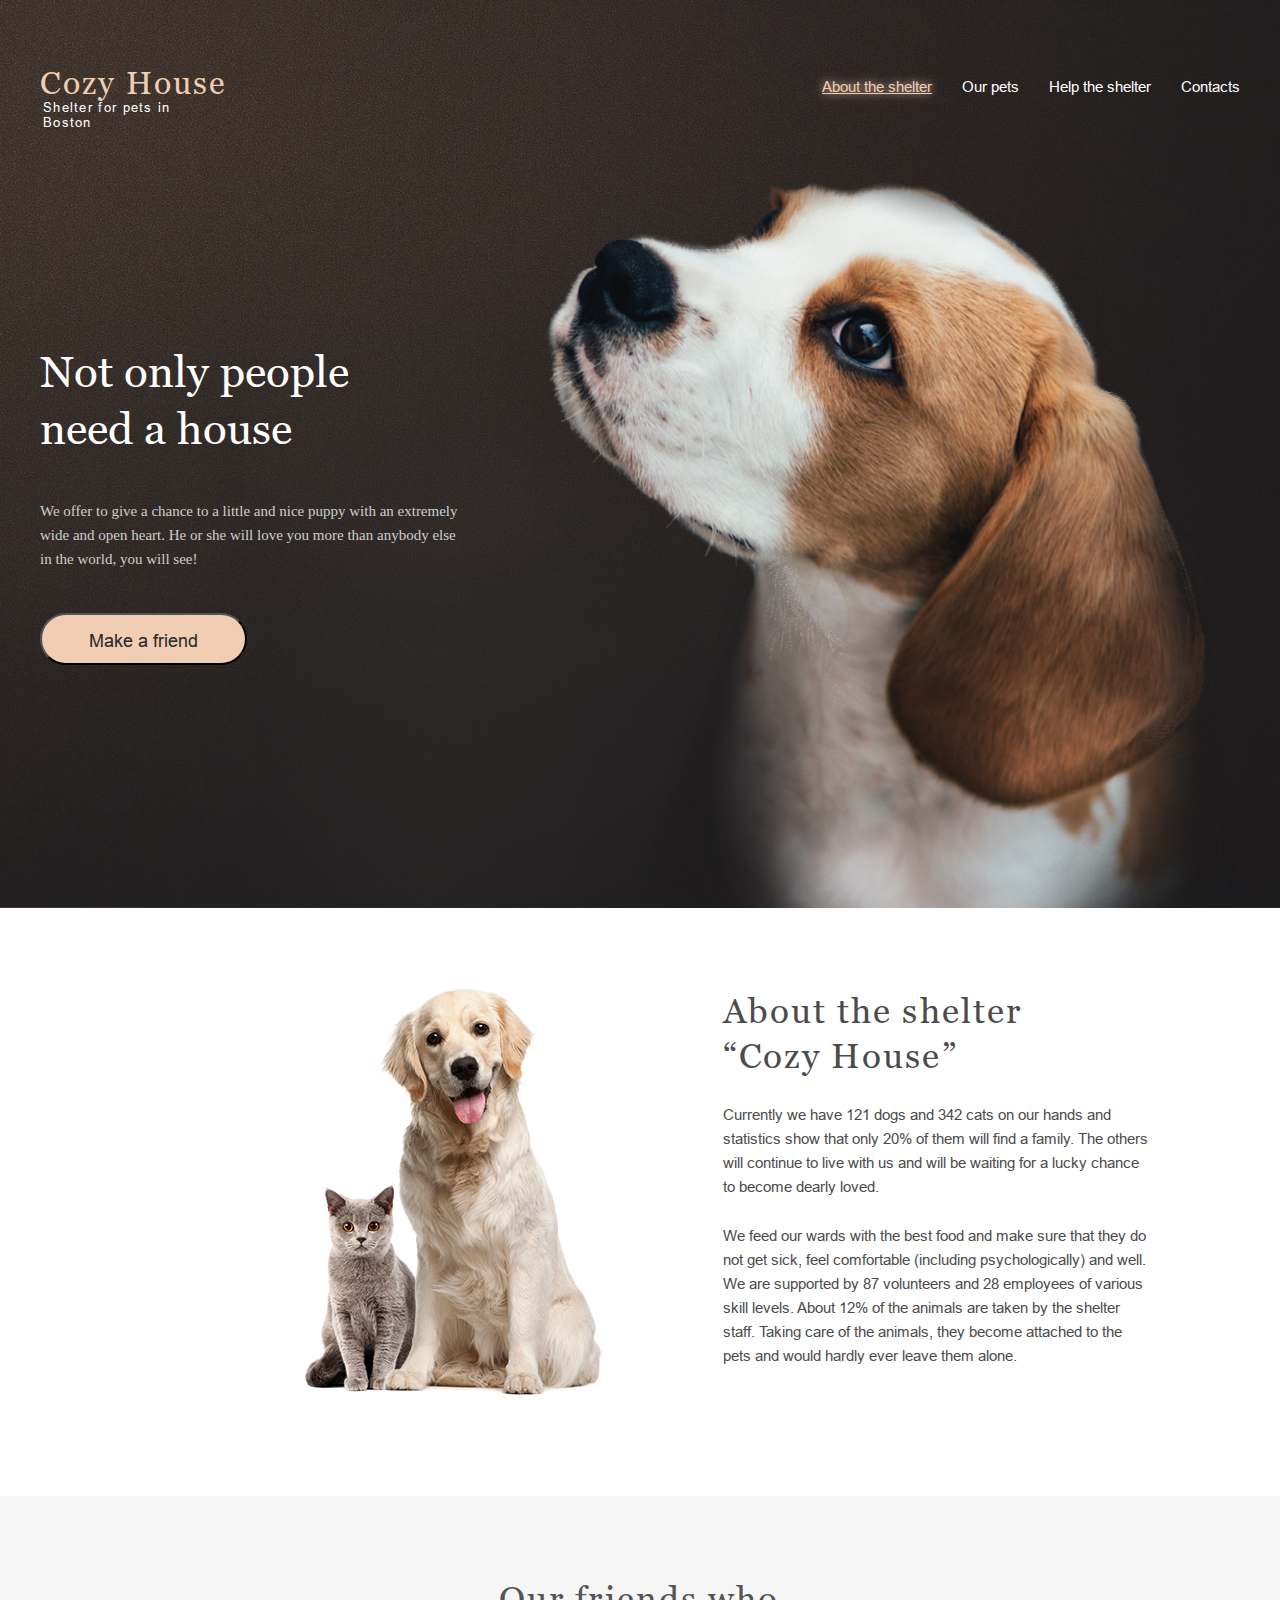
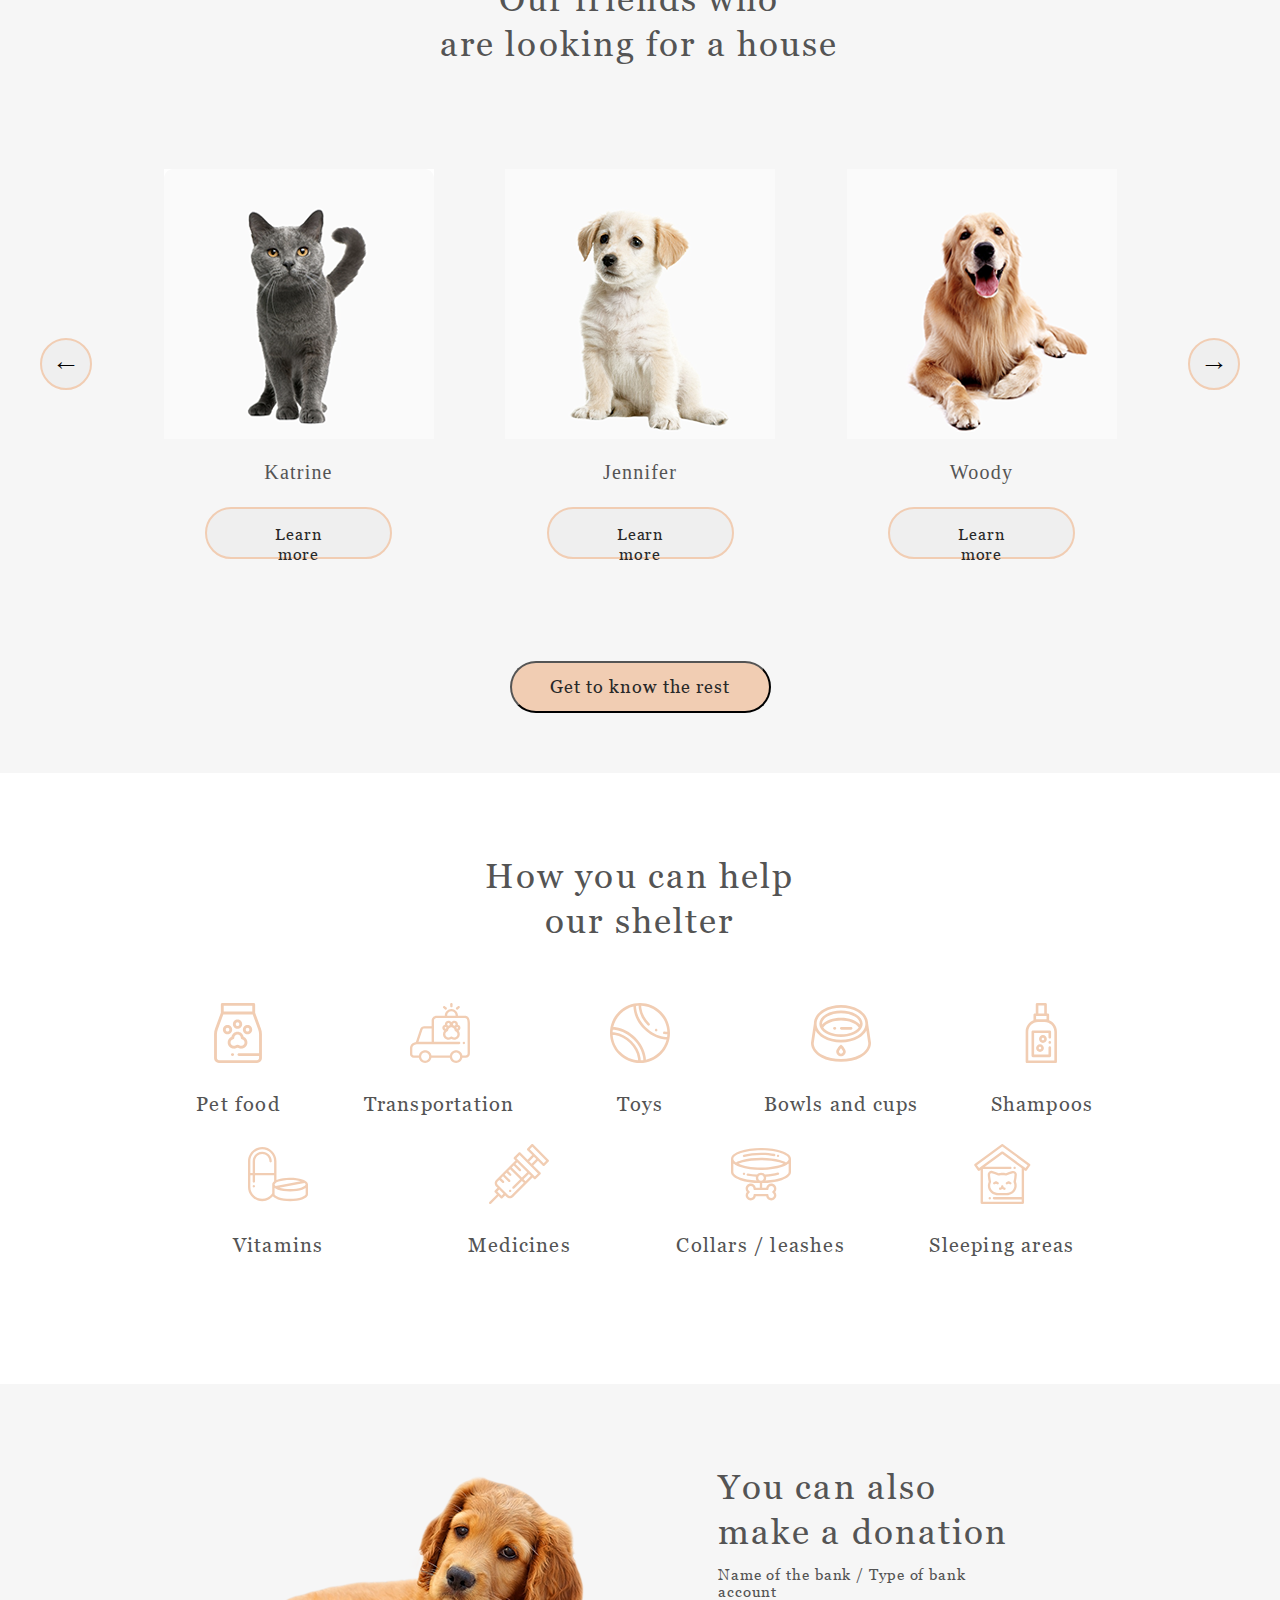
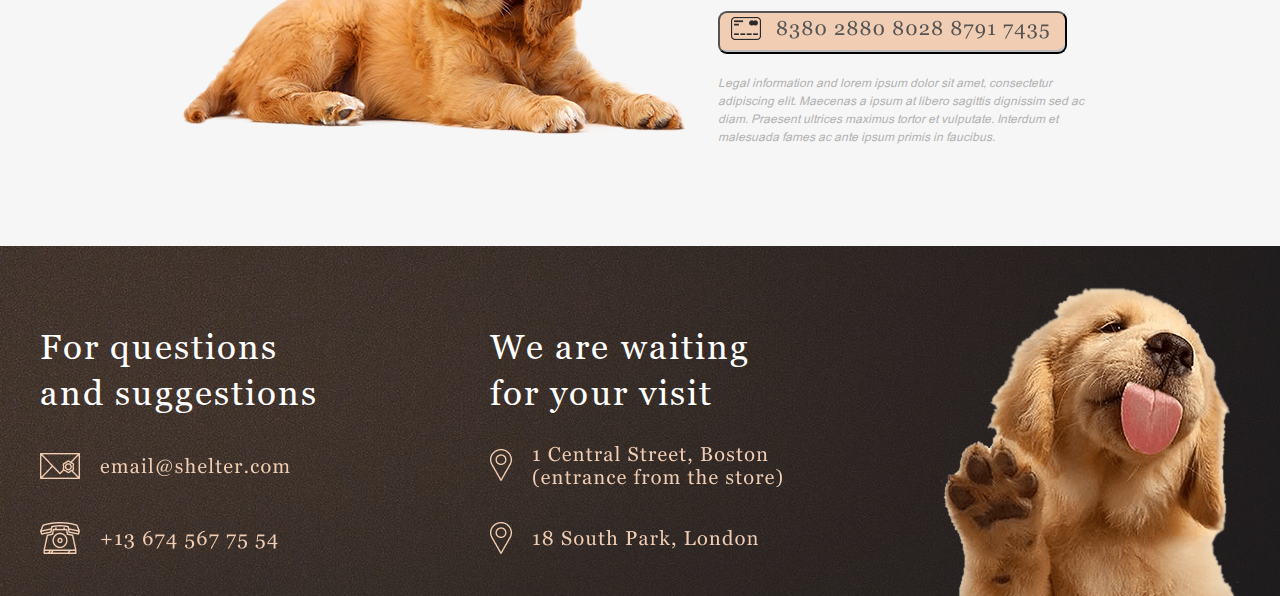
<file: shelter/main/index.html>
<!DOCTYPE html>
<html lang="en">
<head>
    <meta charset="UTF-8">
    <meta http-equiv="X-UA-Compatible" content="IE=edge">
    <meta name="viewport" content="width=device-width, initial-scale=1.0">
    <title>Shelter</title>
    <link rel="stylesheet" href="./style.css">
    <link rel="icon" href="../assets/icons/icon.jpg">
</head>
<body>
        <header class="header">
            <div class="header_logo">
                <h1 class="logo_title">Cozy House</h1>
                <h2 class="logo_text">Shelter for pets in Boston</h2>
            </div>
            <nav class="header_menu">
                <ul class="header_list">
                    <li><a href="" class="menu_link about">About the shelter</a></li>
                    <li><a href="../pets/index.html" class="menu_link">Our pets</a></li>
                    <li><a href="#help_link" class="menu_link">Help the shelter</a></li>
                    <li><a href="#contacts" class="menu_link">Contacts</a></li>
                </ul>
            </nav>
            <div class="header_burger">
                <input id="menu_toggle" type="checkbox">
                <label class="menu_btn" for="menu_toggle">
                    <span></span>
                </label>
                <div class="menu_box">
                <div class="burger_logo">
                    <h1 class="logo_title">Cozy House</h1>
                    <h2 class="logo_text">Shelter for pets in Boston</h2>
                </div>
                <ul class="menu_list">
                    <li><a href="#" class="menu_line about">About the shelter</a></li>
                    <li><a href="../pets/index.html" class="menu_line">Our pets</a></li>
                    <li><a href="#help_link" class="menu_line">Help the shelter</a></li>
                    <li><a href="#contacts" class="menu_line">Contacts</a></li>
                </ul>
                </div>
            </div>
        </header>
        <main class="main">
            <section class="start">
                <div class="start_content">
                    <div class="start_info">
                        <h2 class="start_title">Not only people</br>need a house</h2>
                        <h3 class="start_text">
                        We offer to give a chance to a little and nice puppy with an extremely</br>wide and open heart. He or she will love you more than anybody else</br>in the world, you will see!
                        </h3>
                        <button class="start_button"><a href="#friends" style="text-decoration: none; color: #292929;">Make a friend</a></button>
                    </div>
                    <div class="start_image">
                    </div>
                </div>
            </section>
            <section class="about">
                <div class="about_content">
                    <div class="about_image">
                        <img src="../assets/images/about_img.png" alt="pets" class="about_section">
                    </div>
                    <div class="about_info">
                        <h2 class="about_title">About the shelter “Cozy House”</h2>
                        <h3 class="about_text_1">
                            Currently we have 121 dogs and 342 cats on our hands and statistics show that only 20% of them will find a family. The others will continue to live with us and will be waiting for a lucky chance to become dearly loved.
                        </h>
                        <h3 class="about_text_2">
                            We feed our wards with the best food and make sure that they do not get sick, feel comfortable (including psychologically) and well. We are supported by 87 volunteers and 28 employees of various skill levels. About 12% of the animals are taken by the shelter staff. Taking care of the animals, they become attached to the pets and would hardly ever leave them alone.
                        </h3>
                    </div>
                </div>
            </section>
            <section class="pets">
                <div class="pets_content">
                    <div class="pets_title"><a name="friends" style="text-decoration: none;">Our friends who</br>are looking for a house</a></div>
                    <div class="pet_scroll">
                        <button class="scroll">&larr;</button>
                        <div class="card n1">
                            <img src="../assets/images/pet-katrine.png" alt="pet" class="pet">
                            <h3 class="pet_name">Katrine</h3>
                            <button class="pt_btn">Learn more</button>
                        </div>
                        <div class="card n2">
                            <img src="../assets/images/pet-jennifer.png" alt="pet" class="pet">
                            <h3 class="pet_name">Jennifer</h3>
                            <button class="pt_btn">Learn more</button>
                        </div>
                        <div class="card n3">
                            <img src="../assets/images/pet-woody.png" alt="pet" class="pet">
                            <h3 class="pet_name">Woody</h3>
                            <button class="pt_btn">Learn more</button>
                        </div>
                        <button class="scroll">&rarr;</button>
                        <div class="btn_320">
                            <div class="btn">&larr;</div>
                            <div class="btn">&rarr;</div>
                        </div>
                    </div>
                    <button class="pets_btn"><a href="../pets/index.html #our_pets" style="text-decoration: none; color: #292929;">Get to know the rest</a></button>
                </div>
            </section>
            <section class="help">
                <div class="help_content">
                    <h2 class="help_title"><a name="help_link">How you can help</br>our shelter</a></h2>
                    <div class="help_list">
                        <div class="help_icon">
                            <img src="../assets/icons/icon-pet-food.svg" alt="pet stuff" class="h_icon">
                            <h3 class="help_name">Pet food</h3>
                        </div>
                        <div class="help_icon">
                            <img src="../assets/icons/icon-transportation.svg" alt="pet stuff" class="h_icon">
                            <h3 class="help_name">Transportation</h3>
                        </div>
                        <div class="help_icon">
                            <img src="../assets/icons/icon-toys.svg" alt="pet stuff" class="h_icon">
                            <h3 class="help_name">Toys</h3>
                        </div>
                        <div class="help_icon">
                            <img src="../assets/icons/icon-bowls-and-cups.svg" alt="pet stuff" class="h_icon">
                            <h3 class="help_name">Bowls and cups</h3>
                        </div>
                        <div class="help_icon">
                            <img src="../assets/icons/icon-shampoos.svg" alt="pet stuff" class="h_icon">
                            <h3 class="help_name">Shampoos</h3>
                        </div>
                        <div class="help_icon">
                            <img src="../assets/icons/icon-vitamins.svg" alt="pet stuff" class="h_icon">
                            <h3 class="help_name">Vitamins</h3>
                        </div>
                        <div class="help_icon">
                            <img src="../assets/icons/icon-medicines.svg" alt="pet stuff" class="h_icon">
                            <h3 class="help_name">Medicines</h3>
                        </div>
                        <div class="help_icon">
                            <img src="../assets/icons/icon-collars-leashes.svg" alt="pet stuff" class="h_icon">
                            <h3 class="help_name">Collars / leashes</h3>
                        </div>
                        <div class="help_icon">
                            <img src="../assets/icons/icon-sleeping-area.svg" alt="pet stuff" class="h_icon">
                            <h3 class="help_name">Sleeping areas</h3>
                        </div>
                    </div>
                </div>
            </section>
            <section class="donation">
                <div class="donat_content">
                    <div class="donat_check">
                        <h2 class="donat_title">You can also make a donation</h2>
                        <h3 class="donat_text">Name of the bank / Type of bank account</h3>
                        <a href="https://egida.by/"><button class="donat_card"></button></a>
                        <h4 class="donat_info">Legal information and lorem ipsum dolor sit amet, consectetur adipiscing elit. Maecenas a ipsum at libero sagittis dignissim sed ac diam. Praesent ultrices maximus tortor et vulputate. Interdum et malesuada fames ac ante ipsum primis in faucibus.</h4>
                    </div>
                    <div class="don_image"></div>
                </div>
            </section>
        </main>
        <footer class="footer">
            <div class="footer_content">
                <div class="footer_info">
                    <h2 class="footer_title"><a name="contacts">For questions and suggestions</a></h2>
                    <a href="mailto:coldmail@hotmail.com"><img src="../assets/icons/Mail.png" alt="mail" class="mail"></a>
                    <a href="tel:+375255423292"><img src="../assets/icons/Phone.png" alt="phone" class="phone"></a>
                </div>
                <div class="footer_info">
                    <h2 class="footer_title">We are waiting for your visit</h2>
                    <a href="https://goo.gl/maps/3gsjQSCiPXo44Vy88"><img src="../assets/icons/Boston.png" alt="Boston" class="boston"></a>
                    <a href="https://goo.gl/maps/gmVVbn5AzzRm7Tsu6"><img src="../assets/icons/London.png" alt="London" class="london"></a>
                </div>
                <div class="footer_img"><img src="../assets/images/footer_puppy.png" alt="puppy"></div>

            </div>
        </footer>
</body>
</html>
</file>
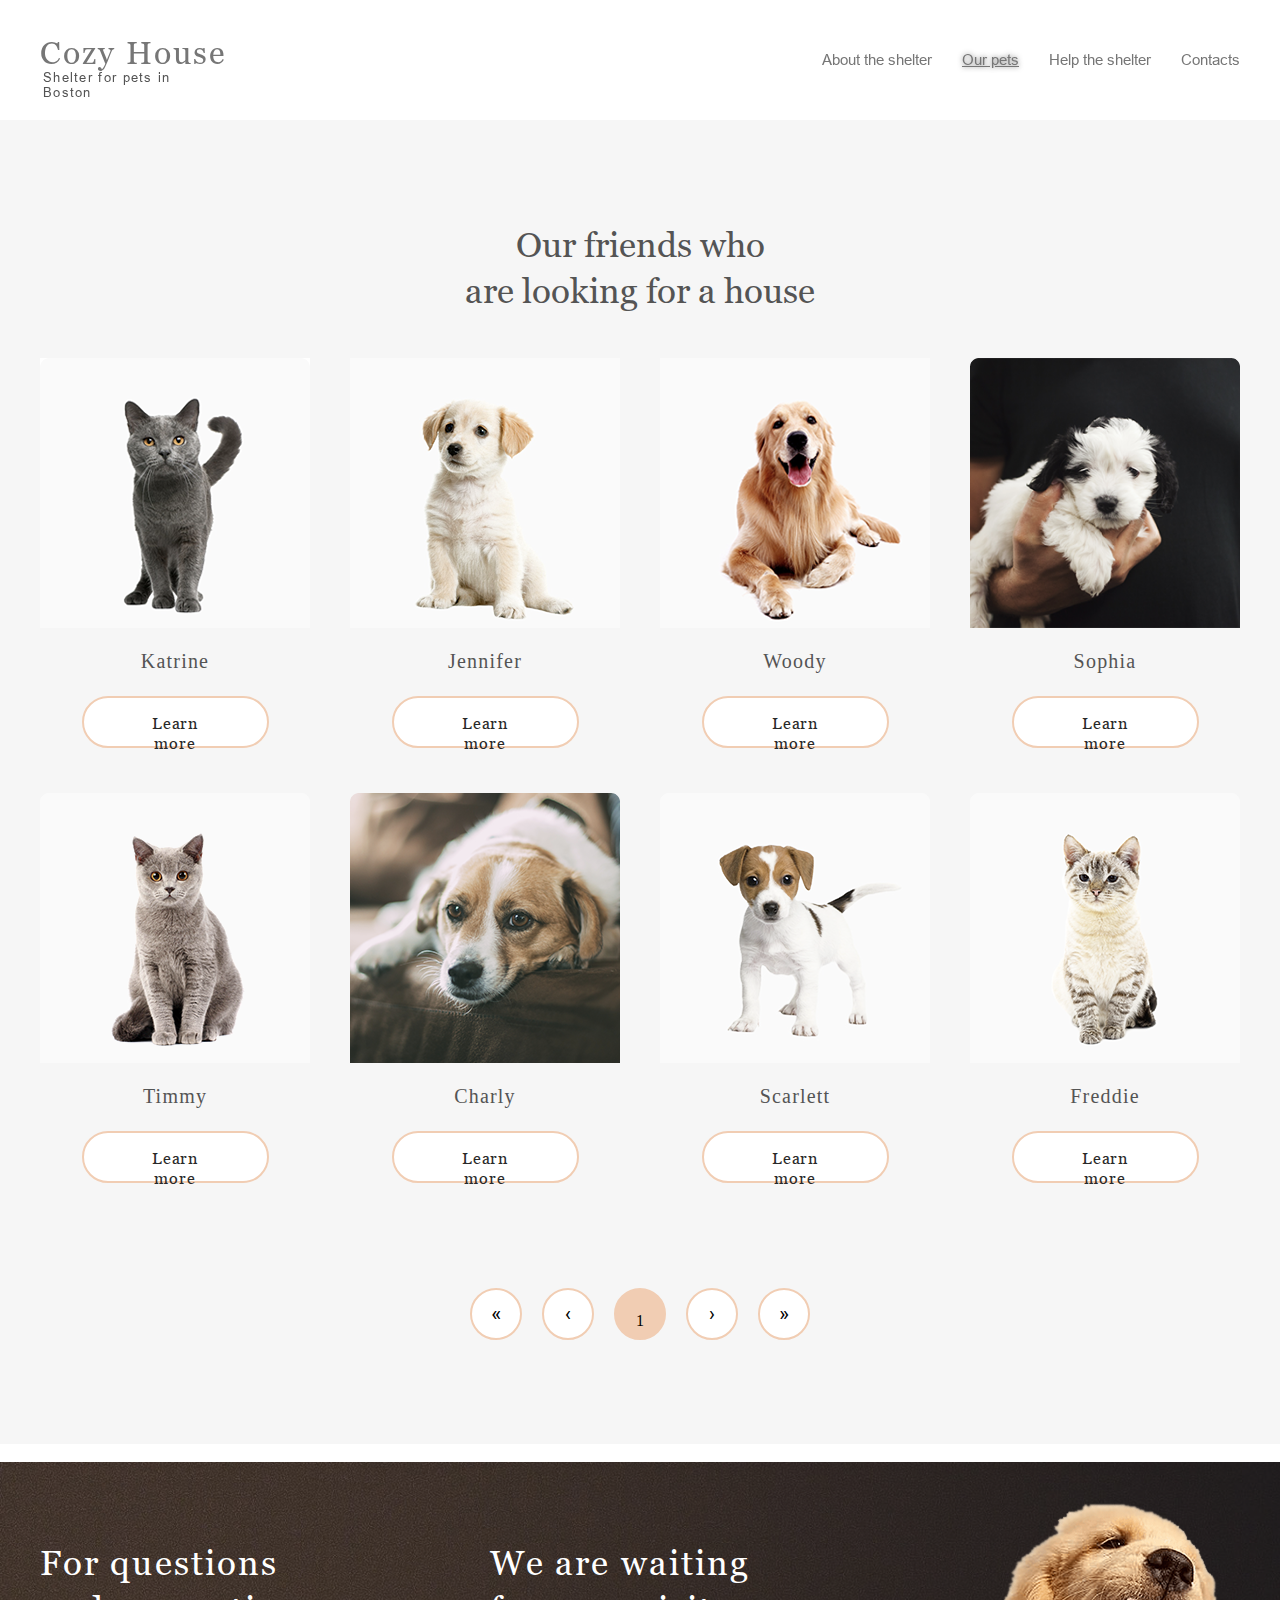
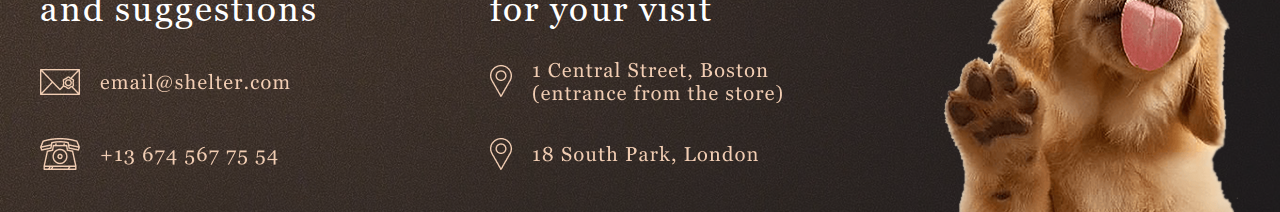
<file: shelter/pets/index.html>
<!DOCTYPE html>
<html lang="en">
<head>
    <meta charset="UTF-8">
    <meta http-equiv="X-UA-Compatible" content="IE=edge">
    <meta name="viewport" content="width=device-width, initial-scale=1.0">
    <title>Our pets</title>
    <link rel="stylesheet" href="./style.css">
    <link rel="icon" href="../assets/icons/icon.jpg">
</head>
<body>
    <header class="header">
        <section class="header_content">
            <div class="header_logo">
                <a href="../main/index.html" style="text-decoration: none;"><h1 class="logo_title">Cozy House</h1></a>
                <h2 class="logo_text">Shelter for pets in Boston</h2>
            </div>
            <nav class="header_menu">
                <ul class="header_list">
                    <li><a href="../main/index.html" class="menu_link">About the shelter</a></li>
                    <li><a href="" class="menu_link about">Our pets</a></li>
                    <li><a href="../main/index.html #help_link" class="menu_link">Help the shelter</a></li>
                    <li><a href="#contacts" class="menu_link">Contacts</a></li>
                </ul>
            </nav>
            <div class="header_burger">
                <input id="menu_toggle" type="checkbox">
                <label class="menu_btn" for="menu_toggle">
                    <span></span>
                </label>
                <div class="menu_box">
                <div class="burger_logo">
                    <h1 class="logo_title">Cozy House</h1>
                    <h2 class="logo_text">Shelter for pets in Boston</h2>
                </div>
                <ul class="menu_list">
                    <li><a href="../main/index.html" class="menu_line">About the shelter</a></li>
                    <li><a href="" class="menu_line about">Our pets</a></li>
                    <li><a href="../main/index.html #help_link" class="menu_line">Help the shelter</a></li>
                    <li><a href="#contacts" class="menu_line">Contacts</a></li>
                </ul>
                </div>
            </div>
        </section>
    </header>
    <main class="main">
        <section class="main_content">
                <h2 class="main_title"><a name="our_pets"></a>Our friends who</br>are looking for a house</h2>
                <div class="gallery">
                    <div class="card">
                        <img src="../assets/images/pet-katrine.png" alt="pet" class="pet">
                        <h3 class="pet_name">Katrine</h3>
                        <button class="pt_btn">Learn more</button>
                    </div>
                    <div class="card">
                        <img src="../assets/images/pet-jennifer.png" alt="pet" class="pet">
                        <h3 class="pet_name">Jennifer</h3>
                        <button class="pt_btn">Learn more</button>
                    </div>
                    <div class="card">
                        <img src="../assets/images/pet-woody.png" alt="pet" class="pet">
                        <h3 class="pet_name">Woody</h3>
                        <button class="pt_btn">Learn more</button>
                    </div>
                    <div class="card">
                        <img src="../assets/images/pets-sophia.png" alt="pet" class="pet">
                        <h3 class="pet_name">Sophia</h3>
                        <button class="pt_btn">Learn more</button>
                    </div>
                    <div class="card">
                        <img src="../assets/images/pets-timmy.png" alt="pet" class="pet">
                        <h3 class="pet_name">Timmy</h3>
                        <button class="pt_btn">Learn more</button>
                    </div>
                    <div class="card">
                        <img src="../assets/images/pets-charly.png" alt="pet" class="pet">
                        <h3 class="pet_name">Charly</h3>
                        <button class="pt_btn">Learn more</button>
                    </div>
                    <div class="card">
                        <img src="../assets/images/pets-scarlet.png" alt="pet" class="pet">
                        <h3 class="pet_name">Scarlett</h3>
                        <button class="pt_btn">Learn more</button>
                    </div>
                    <div class="card">
                        <img src="../assets/images/pets-freddie.png" alt="pet" class="pet">
                        <h3 class="pet_name">Freddie</h3>
                        <button class="pt_btn">Learn more</button>
                    </div>
                </div>
                <div class="nav_btn">
                    <button class="btn">&laquo;</button>
                    <button class="btn">&#8249;</button>
                    <span class="page">1</span>
                    <button class="btn">&#8250;</button>
                    <button class="btn">&raquo;</button>
                </div>
            </div>
        </section>
        <footer class="footer">
            <div class="footer_content">
                <div class="footer_info">
                    <h2 class="footer_title"><a name="contacts">For questions and suggestions</a></h2>
                    <a href="mailto:coldmail@hotmail.com"><img src="../assets/icons/Mail.png" alt="mail" class="mail"></a>
                    <a href="tel:+375255423292"><img src="../assets/icons/Phone.png" alt="phone" class="phone"></a>
                </div>
                <div class="footer_info">
                    <h2 class="footer_title">We are waiting for your visit</h2>
                    <a href="https://goo.gl/maps/3gsjQSCiPXo44Vy88"><img src="../assets/icons/Boston.png" alt="Boston" class="boston"></a>
                    <a href="https://goo.gl/maps/gmVVbn5AzzRm7Tsu6"><img src="../assets/icons/London.png" alt="London" class="london"></a>
                </div>
                <div class="footer_img"><img src="../assets/images/footer_puppy.png" alt="puppy"></div>

            </div>
        </footer>
</body>
</html>
</file>
<file: shelter/main/style.css>
@font-face {
    font-family: 'Arial';
    src: url(../assets/fonts/arial/arial-regular.ttf);
    font-style: regular;
    font-weight: 400;
}
@font-face {
    font-family: 'Georgia';
    src: url(../assets/fonts/georgia/georgia-regular.ttf);
    font-style: regular;
    font-weight: 400;
}
* {
    margin: 0;
    padding: 0;
  }
html {
    scroll-behavior: smooth;
}
body {
    position: relative;
    width: 1280px;
    height: 3796px;
    display: flex;
    flex-direction: column;
    margin: 0 auto;
}
@media (min-width: 768px) and (max-width: 1279.9px) {
    body {
        position: relative;
        width: 768px;
        height: 5291px;
        display: flex;
        flex-direction: column;
        margin: 0 auto; 
    }
} 
@media (max-width: 767.9px) {
    body {
        position: relative;
        width: 320px;
        height: 4684px;
        display: flex;
        flex-direction: column;
        margin: 0 auto; 
    }
} 
/* ----------------header----------------- */
.header {
    position: absolute;
    width: 1200px;
    top: 60px;
    left: 40px;
    display: flex;
    justify-content: space-between;
    align-items: center;
    height: 60px;
}
.header_logo {
    display: inline-flex;
    flex-direction: column;
    align-items: center;

}
.logo_title {
    width: 186px;
    height: 35px;
    font-family: 'Georgia';
    font-style: normal;
    font-weight: 400;
    font-size: 32px;
    line-height: 110%;
    letter-spacing: 0.06em;
    color: #F1CDB3;
    /* для хувера */
    transition: 1s;
    text-align: center;
}
.logo_title:hover{
    cursor: pointer;
    transform: scale(1.2);
}
.logo_text {
    width: 180px;
    height: 15px;
    left: 4px;
    font-family: 'Arial';
    font-style: normal;
    font-weight: 400;
    font-size: 13px;
    line-height: 15px;
    letter-spacing: 0.1em;
    color: #FFFFFF;
    
}
.header_menu {
    justify-content: center;
    height: 30px; 

}
.header_list {
    display: flex;
    flex-direction: row;
    justify-content: space-around; 
    list-style: none;
    height: 30px;
}
.menu_link {
    font-family: 'Arial';
    font-style: normal;
    font-weight: 400;
    font-size: 15px;
    line-height: 160%;
    margin-left: 2em;
    text-decoration: none;
    color: #FFFFFF;
    /* для хувера */
    transition: 0.5s;
    text-align: center;
    /* display: inline-block; */
    height: 27px;
    width:auto;
}
.menu_link.about{
    text-decoration: underline;
    color: #F1CDB3;
    /* эффект свечения кнопки меню */
    text-shadow: #F1CDB3  0 0 10px;
    height: 27px;
}
.menu_link:hover {
    cursor: pointer;
    text-decoration: underline;
    color: #F1CDB3;
    font-size: larger;
}

.header_burger {
    display: none;
}
@media (min-width: 768px) and (max-width: 1279.9px) {
    .header {
        position: absolute;
        width: 708px;
        top: 30px;
        left: 30px;
        right: 30px;
        display: flex;
        justify-content: space-between;
        align-items: center;
        height: 60px;
    }
   
}

@media (max-width: 767.9px) {
    .header_menu{
        display: none;
    }
    .header_burger{
        display: contents;
        align-items: center;
    }
    .burger_logo {
        display: inline-flex;
        flex-direction: column;
        align-items: center;
        margin-top: 30px;
        margin-left: 20px;
    }
/* -------------------бургер-меню-------------- */
.menu_btn{
    display: flex;
    align-items: center;
    position: absolute;
    top: 0;
    right:0;
    width: 30px;
    height: 30px;
    cursor: pointer;
    z-index: 1;
}
/* .body {
    
    display: block;
    position: relative;
} */
.menu_btn > span,
.menu_btn > span::before,
.menu_btn > span::after {
    display: block;
    position: absolute;
    width: 100%;
    height: 2px;
    background-color: #F1CDB3;
    transition-duration: .25s;
}
.menu_btn > span::before {
    content: '';
    top: -8px;
}
.menu_btn > span::after {
    content: '';
    top: 8px;
}
.menu_box{
    display: block;
    position: absolute;
    visibility: hidden;
    top: -30px;
    right: -370px;
    width: 320px;
    height: 823px;
    background-color: #292929;
    box-shadow: 1px 0px 6px rgba(0, 0, 0, .2);
    transition-duration: 1s;
  }
  .menu_list {
      margin: 158px 38px 248px 39px;
      width: 243px;
      height: 327px;
      display: flex;
      flex-direction: column;
      justify-content: space-between;
      align-content: center;
      list-style: none;

  }
  .menu_line {
    font-family: 'Arial';
    font-style: regular;
    font-weight: 400;
    font-size: 32px;
    line-height: 160%;
    text-decoration: none;
    color: #FFFFFF;
    /* для хувера */
    transition: 0.5s;
    text-align: center;
    height: 51px;
    width:auto;
}
.menu_line.about{
    text-decoration: underline;
    color: #F1CDB3;
    /* эффект свечения кнопки меню */
    text-shadow: #F1CDB3  0 0 10px;
    height: 51px;
    width: auto;
}
   
  #menu_toggle{
    opacity: 0;
  }
   
  #menu_toggle:checked ~ .menu_btn > span{
    transform: rotate(45deg);
  }
  #menu_toggle:checked ~ .menu_btn > span::before{
    top: 0;
    transform: rotate(0);
  }
  #menu_toggle:checked ~ .menu_btn > span::after{
    top: 0;
    transform: rotate(90deg);
  }
  #menu_toggle:checked ~ .menu_box{
    visibility: visible;
    right: -52px;
  }
}
@media (max-width: 769.9px) {
    .header {
    position: absolute;
    width: 257px;
    height: 60px;
    top: 30px;
    left: 10px;
    display: flex;
    justify-content: space-between;
    align-items: center;
    height: 60px;
    }
    .menu_btn{
        width: 30px;
        height: 22px;
        margin-top: 20px;
    }
}
/* ----------------main----------------- */
.start {
    width: 1280px;
    height: 908px;
    background-image: url(..//assets/main_layout.png);
    background-repeat: no-repeat;
    background-size: cover;
    object-fit: cover;
    object-position: top;

}
.start_content{
    padding: 180px 40px 0 40px;
    display: flex;
    flex-direction: row;
    align-content: center;
    height: 728px;
}
.start_info {
    display:flex;
    flex-direction: column;
    justify-content: space-between;
    align-content: flex-end;
    padding-top: 163px;
    width: 460px;
    height: 322px;
}
.start_title {
    font-family: 'Georgia';
    font-style: normal;
    font-weight: 400;
    font-size: 44px;
    line-height: 130%;
    display: flex;
    align-items: center;
    color: #FFFFFF;
}
.start_text {
    font-style: 'Arial';
    font-style: normal;
    font-weight: 400;
    font-size: 15px;
    line-height: 24px;
    height: 72px;
    color: #CDCDCD;
}
.start_button {
    padding: 15px 45px;
    width: 207px;
    height: 52px;
    background: #F1CDB3;
    border-radius: 100px;
    font-style: 'Georgia';
    font-size: 18px;
}
.start_image {
    justify-content: center;
        width: 698px;
        height: 728px;
        margin-left: 46px;
        background-image: url(../assets/images/Start_screen_puppy.png);
        background-repeat: no-repeat;
        background-size: cover;
}

@media (min-width: 768px) and (max-width: 1279.9px) {
    .start {
        width: 768px;
        height: 1165px;
        display: flex;
        flex-direction: column;
        align-content: center;
        background-image: url(..//assets/main_layout.png);
        background-repeat: no-repeat;
        background-size: cover;
        object-fit: cover;
        object-position: top;
    
    }
    .start_content {
        width: 569px;
        height: 1015px;
        padding: 150px 100px 0 99px;
        display: flex;
        flex-direction: column;
        justify-content: space-between;
    }
    .start_info {
        display:flex;
        flex-direction: column;
        justify-content: space-between;
        align-content: flex-end;
        padding-top: 0;
        padding-left: 55px;
        padding-right: 54px;
        width: 460px;
        height: 322px;
    }
    .start_button {
        align-self: center;
    }
    .start_image {
        width: 569px;
        height: 593px;
        margin-left: 70px;
        background-image: url(../assets/images/Start_screen_puppy_768.png);
        background-repeat: no-repeat;
        background-size: cover;
        object-fit: cover;
        object-position: top;
    }
}
@media (max-width: 767.9px) {
    .start {
        width: 320px;
        height: 823px;
        display: flex;
        flex-direction: column;
        align-content: center;
        background-image: url(..//assets/main_layout.png);
        background-repeat: no-repeat;
        background-size: cover;
        object-fit: cover;
        object-position: top;
    
    }
    .start_content {
        width: 300px;
        height: 673px;
        padding: 150px 10px 0 10px;
        display: flex;
        flex-direction: column;
        justify-content: space-between;
    }
    .start_info {
        display:flex;
        flex-direction: column;
        justify-content: space-between;
        align-content: flex-end;
        padding: 0;
        width: 300px;
        height: 296px;
    }
    .start_title {
        font-family: 'Georgia';
        font-style: normal;
        font-weight: 400;
        font-size: 25px;
        line-height: 130%;
        display: flex;
        align-content: center;
        text-align: center;
        justify-content: center;
        color: #FFFFFF;
        width: 300px;
        height: 64px;
    }
    .start_text {
        font-style: 'Arial';
        font-style: normal;
        font-weight: 400;
        font-size: 16px;
        line-height: 24px;
        color: #CDCDCD;
        text-align: center;
        width: 300px;
        height: 96px;
    }
    .start_button {
        align-self: center;
    }
    .start_image {
        width: 260px;
        height: 272px;
        margin-left: 40px;
        background-image: url(../assets/images/Start_screen_puppy_768.png);
        background-repeat: no-repeat;
        background-size: cover;
        object-fit: cover;
        object-position: top;
    }
}
/* ----------------about----------------- */
.about {
    height: 588px;
    display: flex;
    justify-content: center;
}
.about_content {
    padding: 80px 40px 100px 40px;
    display: flex;
    flex-direction: row;

}
.about_image {
    height: 408px;
    width: 300px;
    margin-left: 175px;
    margin-right: 120px;
}
.about_info {
    height: 380px;
    width: 430px;
    display: flex;
    flex-direction: column;
    justify-content: space-between;

}
.about_title {
    width: 370px;
    height: 90px;
    font-family: 'Georgia';
    font-style: normal;
    font-weight: 400;
    font-size: 35px;
    line-height: 130%;
    display: flex;
    align-items: center;
    letter-spacing: 0.06em;
    color: #4C4C4C;
}
.about_text_1 {
    font-family: 'Arial';
    font-style: normal;
    font-weight: 400;
    font-size: 15px;
    line-height: 160%;
    color: #4C4C4C;
}
.about_text_2 {
    font-family: 'Arial';
    font-style: normal;
    font-weight: 400;
    font-size: 15px;
    line-height: 160%;
    display: flex;
    align-items: center;
    color: #4C4C4C;
}
@media (min-width: 768px) and (max-width: 1279.9px) {
    .about {
        height: 1048px;
        display: flex;
        justify-content: center;
    }
    .about_content {
        width: 437px;
        height: 868px;
        padding: 80px 0px 100px 0px;
        display: flex;
        flex-direction:column-reverse;
        justify-content: center;
        align-items: center;
    
    }
    .about_info {
        width: 430px;
        height: 380px;
        display: flex;
        flex-direction: column;
        justify-content: space-between;
    
    }
    
    .about_title {
        width: 370px;
        height: 90px;
        font-family: 'Georgia';
        font-style: normal;
        font-weight: 400;
        font-size: 35px;
        line-height: 130%;
        display: flex;
        align-items: center;
        letter-spacing: 0.06em;
        color: #4C4C4C;
    }
    .about_image {
        height: 408px;
        width: 300px;
        margin: 80px 0 0 0;
    }
}
@media (max-width: 767.9px) {
    .about {
        height: 974px;
        display: flex;
        justify-content: center;
    }
    .about_content {
        width: 300px;
        height: 890px;
        padding: 42px 10px 42px 10px;
        display: flex;
        flex-direction:column-reverse;
        justify-content: center;
        align-items: center;
    
    }
    .about_info {
        width: 300px;
        height: 506px;
        display: flex;
        flex-direction: column;
        justify-content: space-between;
    
    }
    
    .about_title {
        width: 300px;
        height: 64px;
        font-family: 'Georgia';
        font-style: normal;
        font-weight: 400;
        font-size: 32px;
        line-height: 130%;
        display: flex;
        align-items: center;
        letter-spacing: 0.06em;
        color: #4C4C4C;
        text-align: center; 
        padding-bottom: 20px;
    }
    .about_text_1 {
        width: 270px;
        height: 144px;
        font-family: 'Arial';
        font-style: normal;
        font-weight: 400;
        font-size: 15px;
        line-height: 160%;
        color: #4C4C4C;
        align-self: center;
        text-align: justify;
        padding-bottom: 20px;
    }
    .about_text_2 {
        width: 270px;
        height: 239px;
        font-family: 'Arial';
        font-style: normal;
        font-weight: 400;
        font-size: 15px;
        line-height: 160%;
        display: flex;
        color: #4C4C4C;
        align-self: center;
        text-align: justify;
    }
    .about_image{
        margin: 40px 0 0 0;
    }
    .about_image.img {
        width: 300px;
        height: 353px;
        background-size: contain;
    }
}
/* ----------------pets----------------- */
.pets {
    width: 1280px;
    height: 877px;
    background: #F6F6F6;
}
.pets_content {
    padding: 80px 40px 100px 40px;
    height: 737px;
    display: flex;
    flex-direction: column;
    justify-content: space-between;
    align-items: center;
}
.pets_title {
    width: 400px;
    height: 90px;
    font-family: 'Georgia';
    font-style: normal;
    font-weight: 400;
    font-size: 35px;
    line-height: 130%;
    display: flex;
    align-items: center;
    text-align: center;
    letter-spacing: 0.06em;
    color: #545454;
}
.pets_btn {
    width: 261px;
    height: 52px;
    background: #F1CDB3;
    border-radius: 100px;
    font-family: 'Georgia';
    font-style: normal;
    font-weight: 400;
    font-size: 18px;
    line-height: 130%;
    letter-spacing: 0.06em;
    color: #292929;
    align-self: center;
}
.pet_scroll {
    width: 100%;
    display: flex;
    flex-direction: row;
    justify-content: space-between;
}
.card {
    width: 270px;
    height: 435px;
    display: flex;
    flex-direction: column;
    justify-content: space-evenly;
    align-items: center;
    transition: 1s;

}
.card:hover{
    cursor: pointer;
    transform: scale(1.1);
    box-shadow: #F1CDB3  0 0 10px;
}
.pet_name {
    width: 83px;
    height: 23px;
    font-style: normal;
    font-weight: 400;
    font-size: 20px;
    line-height: 23px;
    text-align: center;
    letter-spacing: 0.06em;
    color: #545454;
}
.pt_btn {
    display: flex;
    flex-direction: column;
    align-items: center;
    padding: 15px 45px;
    width: 187px;
    height: 52px;
    border: 2px solid #F1CDB3;
    box-sizing: border-box;
    border-radius: 100px;
    /* шрифт текста */
    font-family: 'Georgia';
    font-style: normal;
    font-weight: 400;
    font-size: 16px;
    line-height: 130%;
    letter-spacing: 0.06em;
    color: #292929;
    transition: 1s;
}
.pt_btn:hover {
    cursor: pointer;
    background:#F1CDB3;
}
.scroll {
    width: 52px;
    height: 52px;
    align-self: center;
    align-items: center;
    justify-items: center;
    font-size:large;
    border: 2px solid #F1CDB3;
    box-sizing: border-box;
    border-radius: 100px;
    /* для хувера */
    transition: 0.5s;
}
/* .scroll:active, */
.scroll:hover{
    cursor:grab;
    color:#F1CDB3;
    transform: scale(1.1);
}
.btn_320,
.btn_btn {
    display: none;
}
@media (min-width: 768px) and (max-width: 1279.9px) {
    .pets {
        width: 768px;
        height: 877px;
        background: #F6F6F6;
    }
    .pets_content {
        width: 708px;
        height: 697px;
        padding: 80px 40px 100px 40px;
        display: flex;
        flex-direction: column;
        justify-content: space-between;
        align-items: center;
    }
    .pet_scroll {
        width: 100%;
        display: flex;
        flex-direction: row;
        justify-content: space-between;
    }
    .pets_title {
        width: 300px;
        height: 64px;
        font-family: 'Georgia';
        font-style: normal;
        font-weight: 400;
        font-size: 25px;
        line-height: 130%;
        display: flex;
        align-items: center;
        text-align: center;
        letter-spacing: 0.06em;
        color: #545454;
    }
    .card.n3 {
        display: none;
    }
    .btn_320,
    .btn_btn {
    display: none;
    }
}

@media (max-width: 767.9px) {
    .pets {
        width: 320px;
        height: 791px;
        background: #F6F6F6;
    }
    .pets_title {
        width: 300px;
        height: 64px;
        font-family: 'Georgia';
        font-style: normal;
        font-weight: 400;
        font-size: 25px;
        line-height: 130%;
        display: flex;
        align-items: center;
        text-align: center;
        letter-spacing: 0.06em;
        color: #545454;
        justify-content: center;
    }
    .pets_content {
        width: 300px;
        height: 717px;
        padding: 42px 10px 42px 10px;
        display: flex;
        flex-direction: column;
        justify-content: space-between;
        align-items: center;
    }
    .pet_scroll {
        width: 100%;
        display: flex;
        flex-direction: column;
        justify-content: space-between;
    }
    .card {
        padding: 42px 15px 20px 15px;
    }
    .card:hover{
        cursor: pointer;
        transform: scale(1.005);
        box-shadow: #F1CDB3  0 0 10px;
    }
    .btn_320 {
        display: flex;
        width: 184px;
        height: 52px;
        justify-self: center;
        align-self: center;
        display: flex;
        flex-direction: row;
        justify-content: space-between;
        align-content: center;
        padding-bottom: 20px;
    }
    .btn {
        display: flex;
        width: 52px;
        height: 52px;
        align-self: center;
        align-items: center;
        justify-items: center;
        font-size:large;
        padding-left: 15px;
        border: 2px solid #F1CDB3;
        box-sizing: border-box;
        border-radius: 100px;
        /* для хувера */
        transition: 0.5s;
    }
    /* .scroll:active, */
    .btn:hover{
        cursor:grab;
        color:#F1CDB3;
        transform: scale(1.1);
    }
    .scroll{
        display: none;
    }
    .card.n3 {
        display: none;
    }
    .card.n2 {
        display: none;
    }
}

/* ----------------help----------------- */
.help {
    height: 611px;
    background: #FFFFFF;
}
.help_content {
    padding: 80px 40px 100px 40px;
    height: 431px;
    display: flex;
    flex-direction: column;
    justify-content: space-between;
    align-items: center;
}
.help_title {
    width: 310px;
    height: 90px;
    font-family: 'Georgia';
    font-style: normal;
    font-weight: 400;
    font-size: 35px;
    line-height: 130%;
    display: flex;
    align-items: center;
    text-align: center;
    letter-spacing: 0.06em;
    color: #545454;
}
.help_list {
    width: 1026px;
    height: 281px;
    display: flex;
    flex-wrap: wrap;
    justify-content: space-evenly;

}
.help_icon {
    width: 180px;
    height: 113px;
    display: flex;
    flex-direction: column;
    justify-content: space-between;
    align-items: center;
    background: transparent;
    border-color: transparent;
    transition: 1s;
}
.help_icon:hover,
.help_icon:active,
.help_icon:focus{
    cursor:grabbing;
    transform: scale(1.2);
}

.help_name {
    font-family: 'Georgia';
    font-style: normal;
    font-weight: 400;
    font-size: 20px;
    line-height: 115%;
    align-items: center;
    text-align: center;
    letter-spacing: 0.06em;
    color: #545454;
}

@media (min-width: 768px) and (max-width: 1279.9px) {
    .help {
    height: 779px;
    background: #FFFFFF;
    }
    .help_content {
    padding: 80px 69px 100px 69px;
    width: 630px;
    height: 599px;
    display: flex;
    flex-direction: column;
    justify-content: space-between;
    align-items: center;
    }
    .help_list {
    width: 630px;
    height: 449px;
    display: flex;
    flex-wrap: wrap;
    justify-content: space-evenly;
    }
}
@media (max-width: 767.9px) {
    .help {
    height: 745px;
    background: #FFFFFF;
    }
    .help_content {
    padding: 42px 15px;
    width: 290px;
    height: 661px;
    display: flex;
    flex-direction: column;
    justify-content: space-between;
    align-items: center;
    }
    .help_title {
        padding: 0;
        width: 222px;
        height: 64px;
        font-family: 'Georgia';
        font-style: normal;
        font-weight: 400;
        font-size: 25px;
        line-height: 130%;
        display: flex;
        align-items: center;
        text-align: center;
        letter-spacing: 0.06em;
        color: #545454;
    }
    .help_list {
    width: 290px;
    height: 555px;
    display: flex;
    flex-wrap: wrap;
    justify-content:space-between;
    }
    .help_icon {
        width: 130px;
        height: 87px;
    }
    .help_name {
        font-family: 'Georgia';
        font-style: normal;
        font-weight: 400;
        font-size: 15px;
        line-height: 115%;
        align-items: center;
        text-align: center;
        letter-spacing: 0.06em;
        color: #545454;
    }
}
/* ----------------donation----------------- */
.donation {
    height: 462px;
    background: #F6F6F6;
}
.donat_content {
    padding: 80px 182px 100px 183px;
    height: 282px;
    display: flex;
    flex-direction: row-reverse;
    justify-content: space-between;
    align-items: center;
}
.donat_check {
    height: 282px;
    display: flex;
    flex-direction: column;
    justify-content: space-between;
}
.don_image {
    width: 505px;
    height: 261px;
    background: url(../assets/images/donat_dog.png);
    background-position: center;
}
.donat_title {
    width: 300px;
    height: 90px;
    font-family: 'Georgia';
    font-style: normal;
    font-weight: 400;
    font-size: 35px;
    line-height: 130%;
    display: flex;
    align-items: center;
    letter-spacing: 0.06em;
    color: #545454;
}
.donat_text {
    width: 309px;
    height: 17px;
    font-family: 'Georgia';
    font-style: normal;
    font-weight: 400;
    font-size: 15px;
    line-height: 110%;
    display: flex;
    align-items: center;
    letter-spacing: 0.06em;
    color: #545454;
}
.donat_card {
    display: flex;
    align-items: center;
    padding: 10px 15px;
    width: 349px;
    height: 43px;
    background: url(../assets/icons/Credit_card.png);
    background-position: center;
    border-radius: 9px;
}
.donat_info {
    width: 380px;
    height: 72px;
    font-family: 'Arial';
    font-style: italic;
    font-weight: 400;
    font-size: 12px;
    line-height: 150%;
    display: flex;
    align-items: center;
    color: #B2B2B2;
}
@media (min-width: 768px) and (max-width: 1279.9px) {
    .donation {
        width: 768px;
        height: 783px;
        background: #F6F6F6;
    }
    .donat_content {
        padding: 80px 0 100px 0;
        height: 603px;
        display: flex;
        flex-direction: column;
        justify-content: space-between;
        align-content: center;
        align-items: center;
    }
    .donat_check {
        width: 380px;
        height: 282px;
        display: flex;
        flex-direction: column;
        justify-content: space-between;
    }
    .don_image {
        padding: 0;
        width: 505px;
        height: 261px;
        background: url(../assets/images/donat_dog.png);
        background-position: center;
        background-size: cover;
       
    }

}
@media (max-width: 767.9px) {
    .donation {
        width: 320px;
        height: 542px;
        background: #F6F6F6;
    }
    .donat_content {
        padding: 42px 10px 0 10px;
        width: 300px;
        height: 458px;
        display: flex;
        flex-direction: column;
        justify-content:space-around;
        align-content: center;
        align-items: center;
    }
    .donat_check {
        width: 300px;
        height: 281px;
        /* justify-self: center;
        align-self:center; */
        display: flex;
        flex-direction: column;
        justify-content: space-between;
    }
    .don_image {
        margin-top: 42px;
        width: 260px;
        height: 135px;
        background: url(../assets/images/donat_dog.png);
        background-position: center;
        background-size: cover;
       
    }
    .donat_title {
        width: 240px;
        height: 64px;
        font-family: 'Georgia';
        font-style: normal;
        font-weight: 400;
        font-size: 25px;
        line-height: 130%;
        display: flex;
        align-items: center;
        letter-spacing: 0.06em;
        color: #545454;
        align-self: center;
        text-align: center;
        padding: 0 30px 20px 30px;
        text-indent: 11px;
        
    }
    .donat_text {
        width: 300px;
        height: 24px;
        font-family: 'Georgia';
        font-style: normal;
        font-weight: 400;
        font-size: 14px;
        text-align: center;
        justify-content: center;
        line-height: 110%;
        display: flex;
        align-items: center;
        letter-spacing: 0.06em;
        color: #545454;
        align-items: center;
    }
    .donat_card {
        display: flex;
        align-items: center;
        margin: 20px 10px;
        width: 280px;
        height: 42px;
        background: url(../assets/icons/Credit_card.png);
        background-position: center;
        background-size: cover;
        background-color: #F1CDB3;
        border-radius: 9px;
        justify-content: center;
        align-content: center;
        justify-self: center;
        min-width: 100%;
    }
    .donat_info {
        width: 280px;
        height: 90px;
        font-family: 'Arial';
        font-style: italic;
        font-weight: 400;
        font-size: 12px;
        line-height: 150%;
        display: flex;
        align-items: center;
        color: #B2B2B2;
        margin: 20px 10px 0px 10px;
    }

}
/* ----------------footer----------------- */
.footer {
    height: 350px;
    background-image: url(..//assets/footer_layout.png);
    background-repeat: no-repeat;
    background-size: cover;
}
.footer_content {
    padding: 40px 40px 0 40px;
    width: 1200px;
    height: 310px;
    display: flex;
    flex-direction: row;
    justify-content: space-between;
    align-items: center;
}
.footer_title {
    height: 90px;
    font-family: 'Georgia';
    font-style: normal;
    font-weight: 400;
    font-size: 35px;
    line-height: 130%;
    letter-spacing: 0.06em;
    color: #FFFFFF;
}
.footer_info {
    width: 280px;
    height: 234px;
    display: flex;
    flex-direction: column;
    justify-content: space-between;
}
.footer_img {
    width: 300px;
    height: 310px;
    overflow: hidden;
}

@media (min-width: 768px) and (max-width: 1279.9px) {
    .footer {
        width: 768px;
        height: 639px;
        background-image: url(..//assets/footer_layout_768.png);
        background-repeat: no-repeat;
        background-size: cover;
    }
    .footer_content {
        padding: 30px 30px 0 30px;
        width: 708px;
        height: 234px;
        display: flex;
        flex-wrap: wrap;
        justify-content: space-around;
        align-content:space-between;
        row-gap: 65px;

    }
    .footer_img {
        width: 300px;
        height: 310px;
        overflow: hidden;
    }
}
@media (max-width: 767.9px) {
    .footer {
        width: 320px;
        height: 809px;
        background-image: url(..//assets/footer_layout_768.png);
        background-repeat: no-repeat;
        background-size: cover;
    }
    .footer_content {
        padding: 30px 10px 0 10px;
        width: 300px;
        height: 779px;
        display: flex;
        flex-direction: column;
        justify-content: space-between;
        align-content:space-between;
        row-gap: 0;

    }
    .footer_info {
        width: 300px;
        height: 222px;
        display: flex;
        flex-direction: column;
        justify-content: space-between;
        align-items: center;
    }
    .footer_title {
        width: 278px;
        height: 64px;
        font-family: 'Georgia';
        font-style: normal;
        font-weight: 400;
        font-size: 25px;
        line-height: 130%;
        letter-spacing: 0.06em;
        color: #FFFFFF;
        text-align: center;
    }
    .footer_img {
        width: 260px;
        height: 269px;
        background-size:cover;
        background-position: center;
        min-width: 100%;
    }
    
}
</file>
<file: shelter/pets/style.css>
@font-face {
    font-family: 'Arial';
    src: url(../assets/fonts/arial/arial-regular.ttf);
    font-style: regular;
    font-weight: 400;
}
@font-face {
    font-family: 'Georgia';
    src: url(../assets/fonts/georgia/georgia-regular.ttf);
    font-style: regular;
    font-weight: 400;
}
* {
    margin: 0;
    padding: 0;
  }
html {
    scroll-behavior: smooth;
}
body {
    width: 1280px;
    height: 1812px;
    display: flex;
    flex-direction: column;
    margin: 0 auto;
}
@media (min-width: 768px) and (max-width: 1279.9px) {
    body {
        position: relative;
        width: 768px;
        height: 2492px;
        display: flex;
        flex-direction: column;
        margin: 0 auto; 
    }
} 
@media (max-width: 767.9px) {
    body {
        position: relative;
        width: 320px;
        height: 2578px;
        display: flex;
        flex-direction: column;
        margin: 0 auto; 
    }
} 
/* ----------------header----------------- */
.header {
    height: 120px;
    display: flex;
    justify-content: center;
    align-items: center;
    position: sticky;
    top: 0;
    z-index: 1;
    background-color: #FFFFFF;
    opacity: 0.8;
}
.header_content {
    padding: 30px 40px;
    width: 1200px;
    height: 60px;
    display: flex;
    flex-direction: row;
    justify-content: space-between;
    align-items: center;

}
.header_logo {
    display: inline-flex;
    flex-direction: column;
    align-items: center;

}
.logo_title {
    width: 186px;
    height: 35px;
    font-family: 'Georgia';
    font-style: normal;
    font-weight: 400;
    font-size: 32px;
    line-height: 110%;
    letter-spacing: 0.06em;
    color: #545454;
    /* для хувера */
    transition: 1s;
    text-align: center;
}
.logo_title:hover{
    cursor: pointer;
    transform: scale(1.2);
}
.logo_text {
    width: 180px;
    height: 15px;
    left: 4px;
    font-family: 'Arial';
    font-style: normal;
    font-weight: 400;
    font-size: 13px;
    line-height: 15px;
    letter-spacing: 0.1em;
    color: #292929;
}
.header_menu {
    justify-content: space-between;
    align-items: center;
    height: 30px; 
    display: inline-flex;
    flex-direction: row;
    justify-content: space-between; 
    list-style: none;

}
.header_list {
    display: inline-flex;
    flex-direction: row;
    justify-content: space-between; 
    list-style: none;
}
.menu_link {
    font-family: 'Arial';
    font-style: normal;
    font-weight: 400;
    font-size: 15px;
    line-height: 160%;
    color: #545454;
    margin-left: 2em;
    text-decoration: none;
    /* для хувера */
    transition: 0.5s;
    text-align: center;
}
.menu_link.about{
    text-decoration: underline;
    color: #545454;
    /* эффект свечения кнопки меню */
    text-shadow: #545454  0 0 5px;
}
.menu_link:hover {
    cursor: pointer;
    text-decoration: underline;
    color: #545454;
    font-size: larger;
}

.header_burger {
    display: none;
}
@media (min-width: 768px) and (max-width: 1279.9px) {
    .header {
    width: 768px;
    height: 120px;
    display: flex;
    justify-content: center;
    align-items: center;
    position: sticky;
    top: 0;
    z-index: 1;
    background-color: #FFFFFF;
    opacity: 0.8;
    }
    .header_content {
        padding: 30px;
        width: 708px;
        height: 60px;
        display: flex;
        flex-direction: row;
        justify-content: space-between;
        align-items: center;
    
    }
}
@media (max-width: 767.9px) {
    .header {
    width: 320px;
    height: 120px;
    display: flex;
    flex-direction: row;
    justify-items: center;
    align-items: center;
    justify-content: center;
    align-content: center;
    position: sticky;
    top: 0;
    z-index: 1;
    background-color: #FFFFFF;
    opacity: 0.8;
    }
    .header_content {
        padding: 30px 50px 30px 10px;
        width: 260px;
        height: 60px;
        display: flex;
        flex-direction: row;
        justify-content: space-between;
        align-items: center;
        background-color: #FFFFFF;
        opacity: 0.8;
    }
    .header_menu{
        display: none;
    }
    .header_burger{
        display: contents;
        align-items: center;
        position: sticky;
        top: 0;
        z-index: 1;
        background-color: #FFFFFF;
        opacity: 0.8;
    }
    .burger_logo {
        display: inline-flex;
        flex-direction: column;
        align-items: center;
        margin-top: 30px;
        margin-left: 20px;
    }
    /* -----------бургер----------- */
    .menu_btn{
        display: flex;
        align-items: center;
        position: absolute;
        top: 45px;
        right:50px;
        width: 30px;
        height: 30px;
        cursor: pointer;
        z-index: 1;
    }
    
    .menu_btn > span,
    .menu_btn > span::before,
    .menu_btn > span::after {
        display: block;
        position: absolute;
        width: 100%;
        height: 2px;
        background-color: #000000;
        transition-duration: .25s;
    }
    .menu_btn > span::before {
        content: '';
        top: -8px;
    }
    .menu_btn > span::after {
        content: '';
        top: 8px;
    }
    .menu_box{
        display: block;
        position: absolute;
        visibility: hidden;
        top: 0;
        right: -320px;
        width: 320px;
        height: 823px;
        background-color: #292929;
        box-shadow: 1px 0px 6px rgba(0, 0, 0, .2);
        transition-duration: 1s;
      }
      .menu_list {
          margin: 158px 38px 248px 39px;
          width: 243px;
          height: 327px;
          display: flex;
          flex-direction: column;
          justify-content: space-between;
          align-content: center;
          list-style: none;
    
      }
      .menu_line {
        font-family: 'Arial';
        font-style: regular;
        font-weight: 400;
        font-size: 32px;
        line-height: 160%;
        text-decoration: none;
        color: #FFFFFF;
        /* для хувера */
        transition: 0.5s;
        text-align: center;
        height: 51px;
        width:auto;
    }
    .menu_line.about{
        text-decoration: underline;
        color: #F1CDB3;
        /* эффект свечения кнопки меню */
        text-shadow: #F1CDB3  0 0 10px;
        height: 51px;
        width: auto;
    }
       
      #menu_toggle{
        opacity: 0;
      }
       
      #menu_toggle:checked ~ .menu_btn > span{
        transform: rotate(45deg);
      }
      #menu_toggle:checked ~ .menu_btn > span::before{
        top: 0;
        transform: rotate(0);
      }
      #menu_toggle:checked ~ .menu_btn > span::after{
        top: 0;
        transform: rotate(90deg);
      }
      #menu_toggle:checked ~ .menu_box{
        visibility: visible;
        right: 0px;
      }

}
/* ----------------main----------------- */
.main {
    height: 1324px;
    background-color: #F6F6F6;
}
.main_content {
    height: 1162px;
    padding: 80px 40px 100px 40px;
    display: grid;
    grid-template-columns: 1200px;
    grid-template-rows: 135px 930px 97px;
    align-content: center;
}
.main_title {
    width: 400px;
    height: 90px;
    font-family: 'Georgia';
    font-style: normal;
    font-weight: 400;
    font-size: 35px;
    text-align: center;
    line-height: 130%;
    display: flex;
    justify-content: center;
    align-items: center;
    justify-self: center;
    align-self: center;
    color: #545454;
}
.card {
    width: 270px;
    height: 435px;
    display: flex;
    flex-direction: column;
    justify-content: space-evenly;
    align-items: center;
    transition: 1s;

}
.card:hover{
    cursor: pointer;
    transform: scale(1.1);
    box-shadow: #F1CDB3  0 0 10px;
}
.pet_name {
    width: 83px;
    height: 23px;
    font-style: normal;
    font-weight: 400;
    font-size: 20px;
    line-height: 23px;
    text-align: center;
    letter-spacing: 0.06em;
    color: #545454;
}
.pt_btn {
    display: flex;
    flex-direction: column;
    align-items: center;
    padding: 15px 45px;
    width: 187px;
    height: 52px;
    border: 2px solid #F1CDB3;
    background: #ffffff;
    box-sizing: border-box;
    border-radius: 100px;
    /* шрифт текста */
    font-family: 'Georgia';
    font-style: normal;
    font-weight: 400;
    font-size: 16px;
    line-height: 130%;
    letter-spacing: 0.06em;
    color: #292929;
    transition: 1s;
}
.pt_btn:hover {
    cursor: pointer;
    background:#F1CDB3;
}
.gallery {
    display:grid;
    grid-template-rows: repeat(2, 435px);
    grid-template-columns: repeat(4, 270px);
    grid-column-gap: 40px;
}
.nav_btn {
    width: 340px;
    height: 52px;
    display: flex;
    flex-direction: row;
    justify-content: space-between;
    align-items: center;
    justify-self: center;
    align-self: center;
}
.btn{
    width: 52px;
    height: 52px;
    border: 2px solid #F1CDB3;
    background: #ffffff;
    font-size: larger;
    box-sizing: border-box;
    border-radius: 100px;
     /* для хувера */
     transition: 0.5s;
}
.btn:hover{
    cursor: pointer;
    background:#F1CDB3;
    transform: scale(1.1);
}
.page {
    width: 52px;
    height: 52px;
    border: 2px solid #F1CDB3;
    background: #F1CDB3;
    box-sizing: border-box;
    border-radius: 100px;
    text-align: center;
    justify-content: center;
    align-content: center;
    padding-top: 15px;
    

}
@media (min-width: 768px) and (max-width: 1279.9px) {
    .main {
    width: 768px;
    height: 1733px;
    }
    .main_content {
    width: 708px;
    height: 1603px;
    padding: 60px 30px 70px 30px;
    display: grid;
    justify-content: space-between;
    align-content: center;
    grid-template-columns: 708px;
    grid-template-rows: 140px 1365px 92px;
    align-content: center;
    }
    .gallery {
        padding: 0 64px;
        width: 580px;
        height: 1365px;
        display:grid;
        grid-template-rows: repeat(3, 435px);
        grid-template-columns: repeat(2, 270px);
        grid-row-gap: 30px;
        grid-column-gap: 40px;
        grid-auto-rows: 435px;
        overflow: hidden;
    }
   
}
@media (max-width: 767.9px) {
    .main {
        width: 320px;
        height: 1649px;
    }
    .main_title {
        width: 300px;
        height: 64px;
        font-family: 'Georgia';
        font-style: normal;
        font-weight: 400;
        font-size: 25px;
        text-align: center;
        line-height: 130%;
        display: flex;
        justify-content: center;
        align-items: center;
        justify-self: center;
        align-self: center;
        color: #545454;
    }
    .main_content {
        width: 300px;
        height: 1565px;
        padding: 42px 10px;
        display: grid;
        grid-template-columns: 300px;
        grid-template-rows: 64px 1365px 52px;
        grid-row-gap: 42px;
        align-content: center;
    }
   
    .gallery {
        align-self: center;
        justify-self: center;
        align-items: center;
        justify-items: center;
        width: 270px;
        height: 1365px;
        display:grid;
        grid-template-rows: repeat(3, 435px);
        grid-template-columns: 270px;
        grid-row-gap: 30px;
        overflow: hidden;
    }
    .nav_btn {
        width: 300px;
        height: 52px;
        display: flex;
        flex-direction: row;
        justify-content: space-between;
        align-items: center;
        justify-self: center;
        align-self: center;
    }

}
/* ----------------footer----------------- */
.footer {
    height: 350px;
    background-image: url(..//assets/footer_layout.png);
    background-repeat: no-repeat;
    background-size: cover;
}
.footer_content {
    padding: 40px 40px 0 40px;
    width: 1200px;
    height: 310px;
    display: flex;
    flex-direction: row;
    justify-content: space-between;
    align-items: center;
}
.footer_title {
    height: 90px;
    font-family: 'Georgia';
    font-style: normal;
    font-weight: 400;
    font-size: 35px;
    line-height: 130%;
    letter-spacing: 0.06em;
    color: #FFFFFF;
}
.footer_info {
    width: 280px;
    height: 234px;
    display: flex;
    flex-direction: column;
    justify-content: space-between;
}
.footer_img {
    width: 300px;
    height: 310px;
    overflow: hidden;
}

@media (min-width: 768px) and (max-width: 1279.9px) {
    .footer {
        width: 768px;
        height: 639px;
        background-image: url(..//assets/footer_layout_768.png);
        background-repeat: no-repeat;
        background-size: cover;
    }
    .footer_content {
        padding: 30px 30px 0 30px;
        width: 708px;
        height: 234px;
        display: flex;
        flex-wrap: wrap;
        justify-content: space-around;
        align-content:space-between;
        row-gap: 65px;

    }
    .footer_img {
        width: 300px;
        height: 310px;
        overflow: hidden;
    }
}
@media (max-width: 767.9px) {
    .footer {
        width: 320px;
        height: 809px;
        background-image: url(..//assets/footer_layout_768.png);
        background-repeat: no-repeat;
        background-size: cover;
    }
    .footer_content {
        padding: 30px 10px 0 10px;
        width: 300px;
        height: 779px;
        display: flex;
        flex-direction: column;
        justify-content: space-between;
        align-content:space-between;
        row-gap: 0;

    }
    .footer_info {
        width: 300px;
        height: 222px;
        display: flex;
        flex-direction: column;
        justify-content: space-between;
        align-items: center;
    }
    .footer_title {
        width: 278px;
        height: 64px;
        font-family: 'Georgia';
        font-style: normal;
        font-weight: 400;
        font-size: 25px;
        line-height: 130%;
        letter-spacing: 0.06em;
        color: #FFFFFF;
        text-align: center;
    }
    .footer_img {
        width: 260px;
        height: 269px;
        background-size:cover;
        background-position: center;
        min-width: 100%;
    }
    
}
</file>
